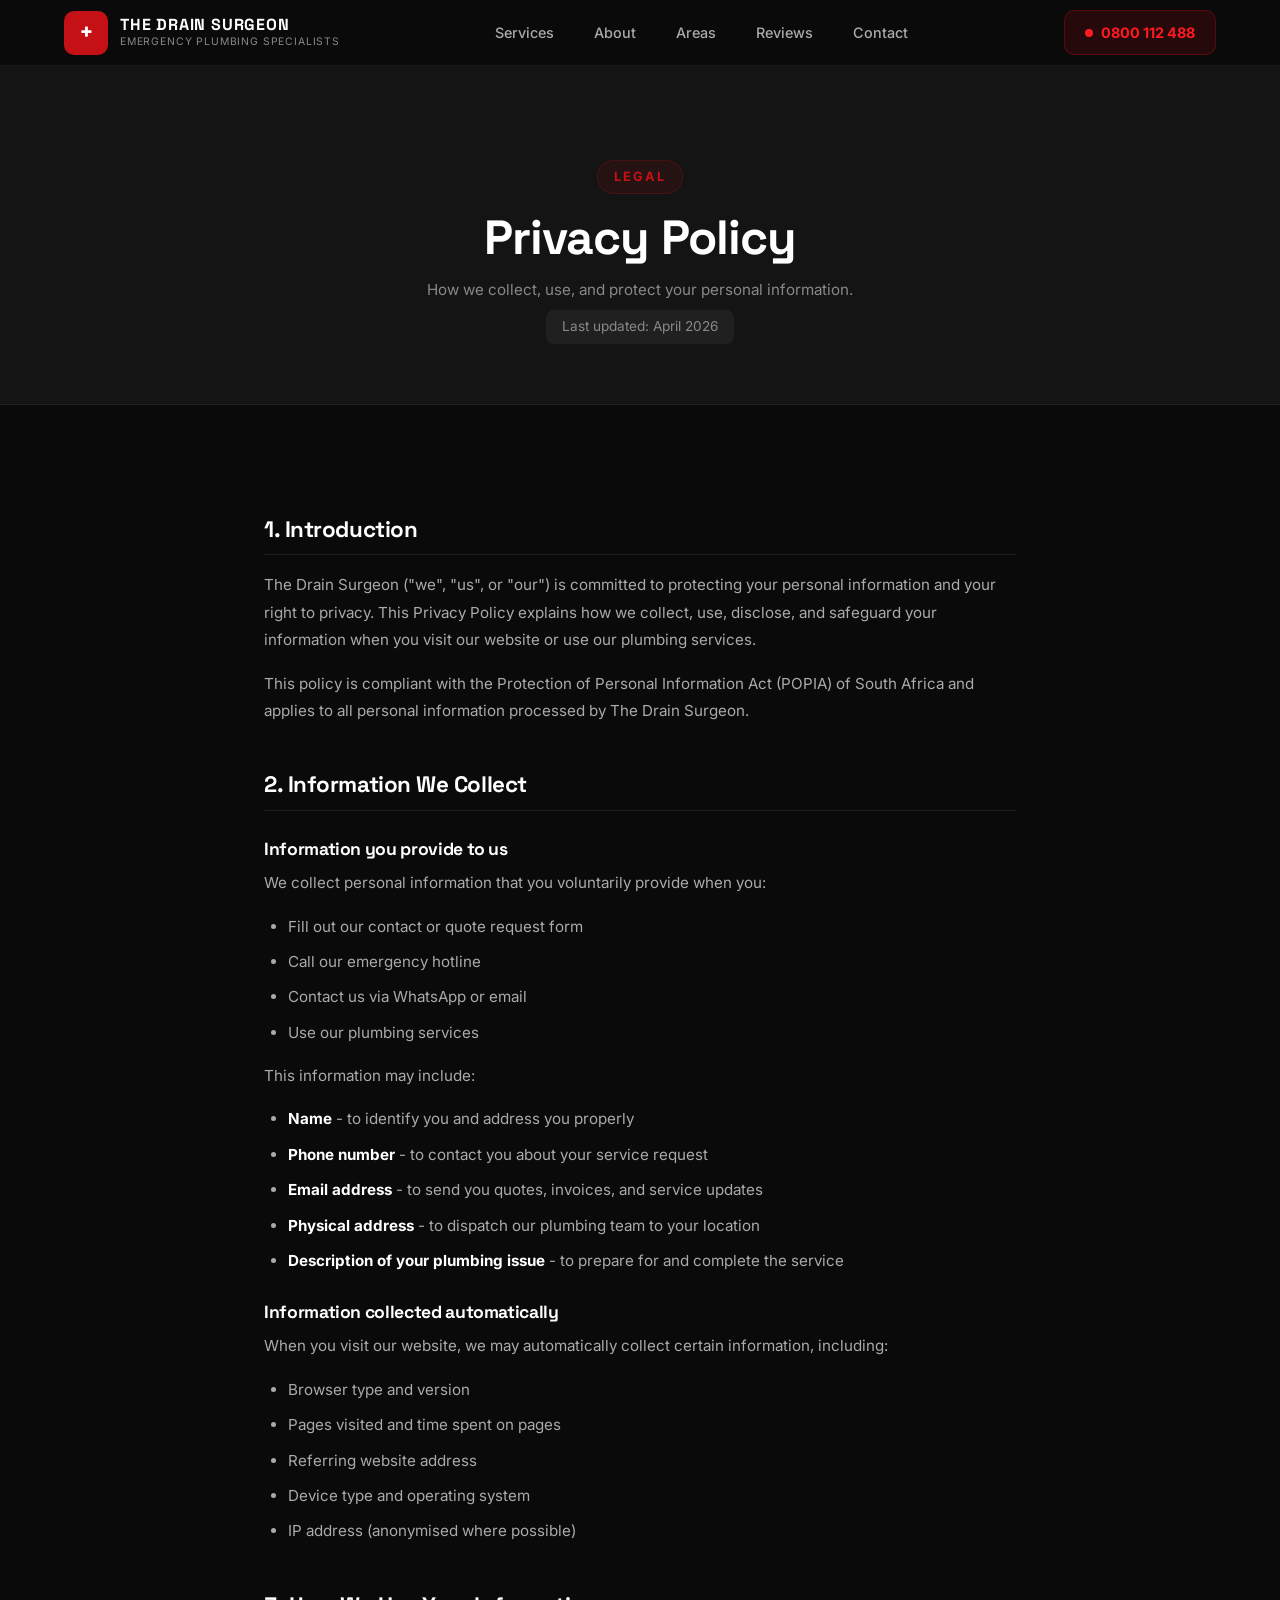
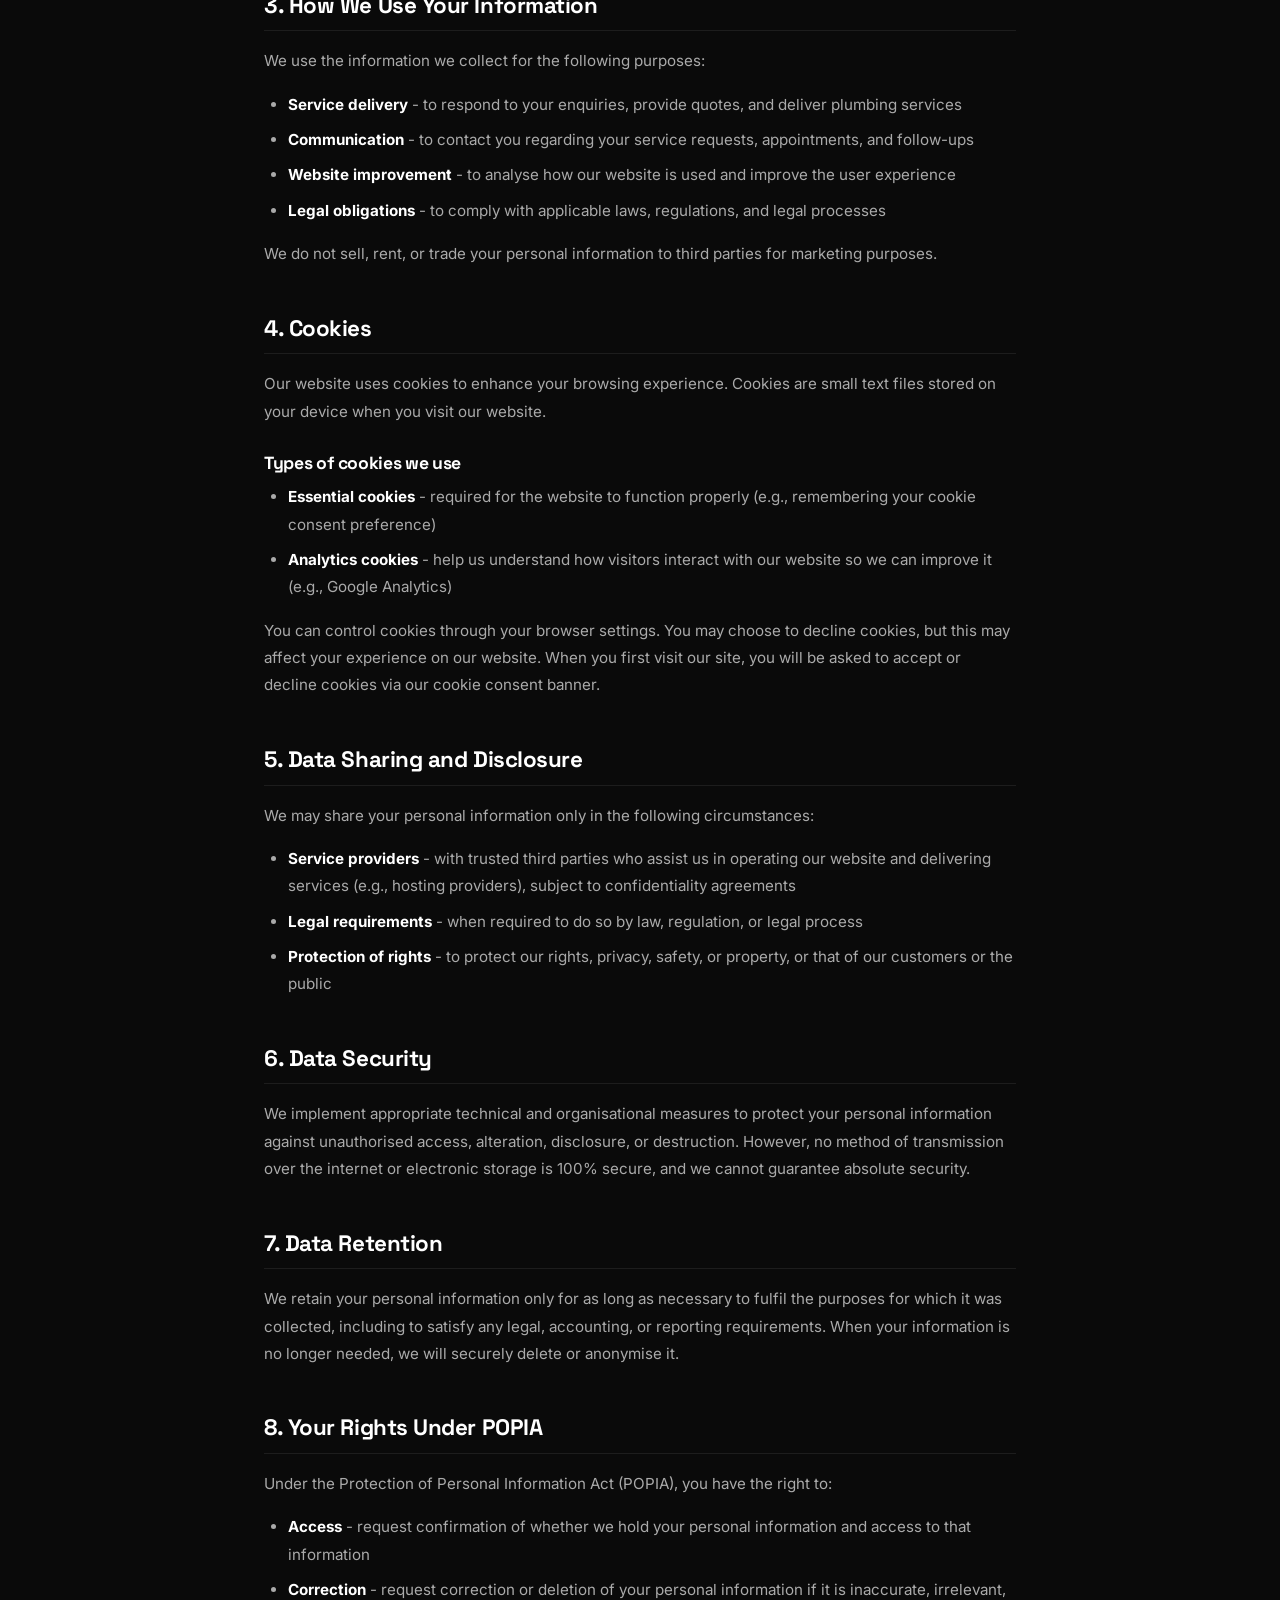
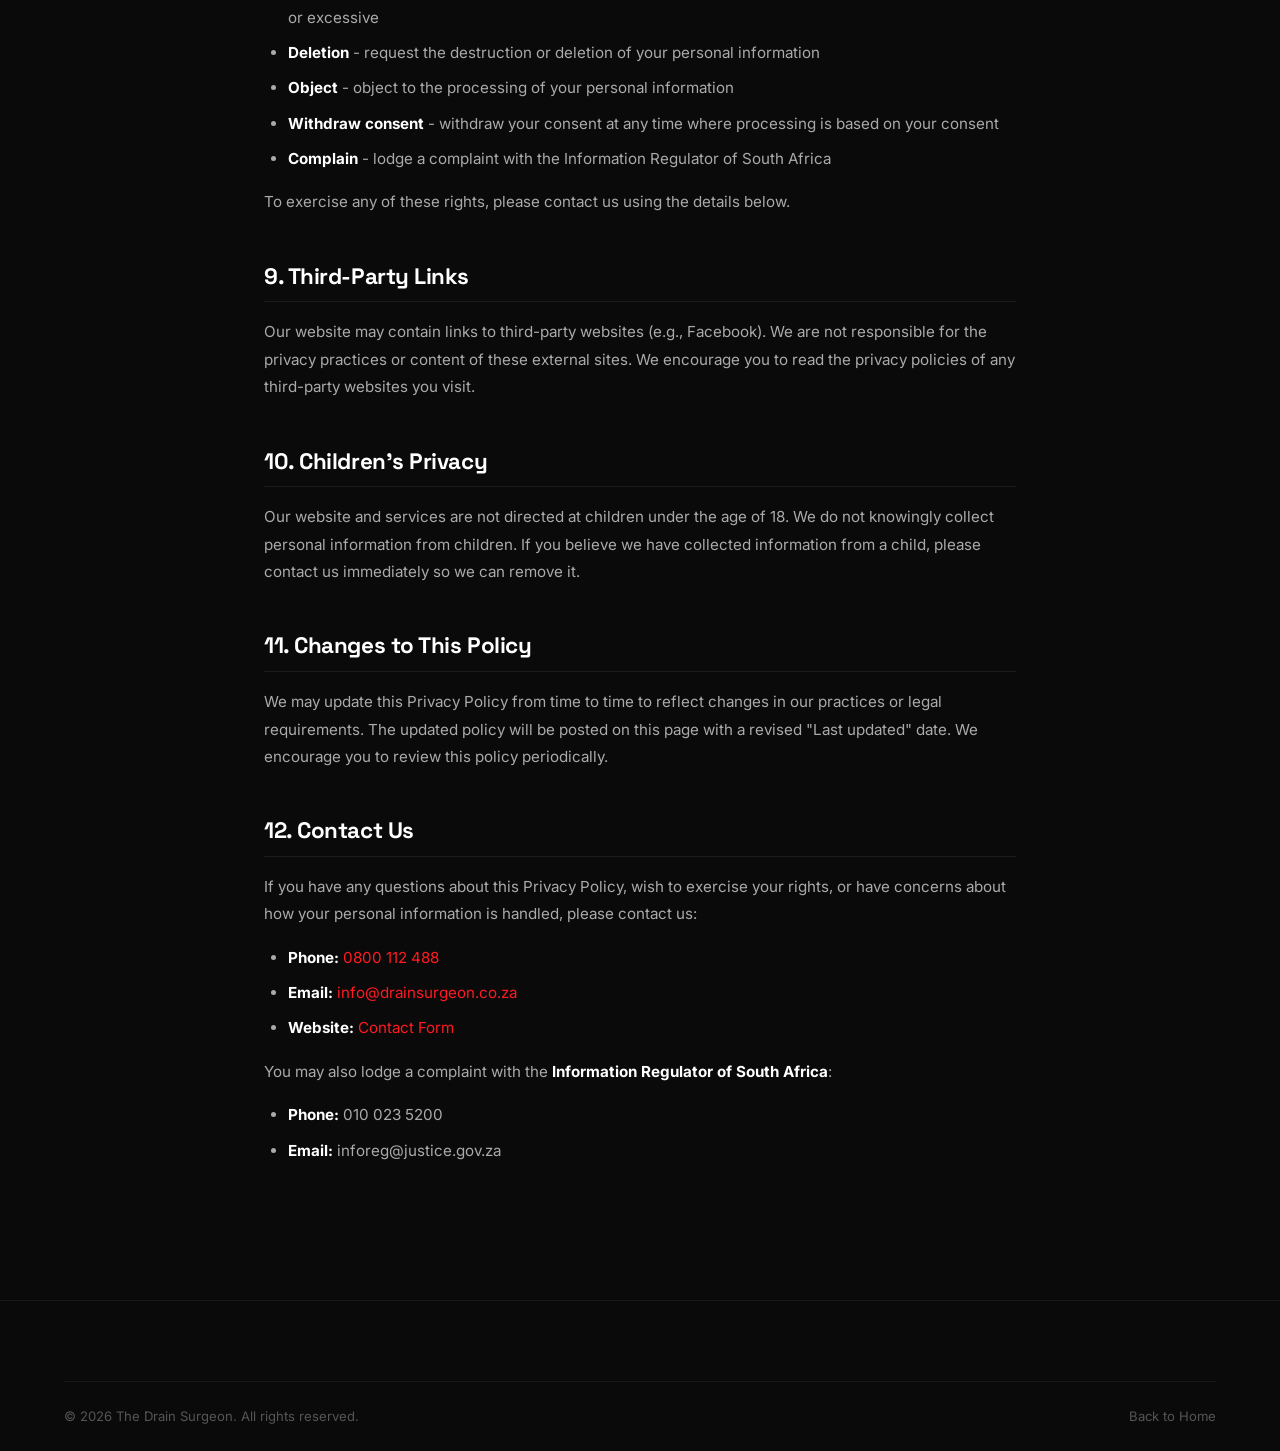
<file: privacy.html>
<!DOCTYPE html>
<html lang="en">
<head>
    <meta charset="UTF-8">
    <meta name="viewport" content="width=device-width, initial-scale=1.0">
    <title>Privacy Policy | The Drain Surgeon</title>
    <meta name="description" content="Privacy Policy for The Drain Surgeon - how we collect, use, and protect your personal information.">
    <link rel="stylesheet" href="styles.css">
    <link rel="preconnect" href="https://fonts.googleapis.com">
    <link rel="preconnect" href="https://fonts.gstatic.com" crossorigin>
    <link href="https://fonts.googleapis.com/css2?family=Inter:wght@400;500;600;700;800;900&family=Space+Grotesk:wght@700&display=swap" rel="stylesheet">
    <style>
        .policy-hero {
            padding: 160px 0 60px;
            text-align: center;
            background: var(--dark-2);
            border-bottom: 1px solid rgba(255,255,255,0.06);
        }
        .policy-hero h1 {
            font-size: clamp(2rem, 4vw, 3rem);
            margin-bottom: 12px;
        }
        .policy-hero p {
            color: var(--gray-400);
            font-size: 0.95rem;
        }
        .policy-content {
            max-width: 800px;
            margin: 0 auto;
            padding: 64px 24px 120px;
        }
        .policy-content h2 {
            font-size: 1.4rem;
            margin-top: 48px;
            margin-bottom: 16px;
            padding-bottom: 12px;
            border-bottom: 1px solid rgba(255,255,255,0.08);
        }
        .policy-content h3 {
            font-size: 1.1rem;
            margin-top: 28px;
            margin-bottom: 10px;
        }
        .policy-content p {
            color: var(--gray-300);
            font-size: 0.95rem;
            line-height: 1.8;
            margin-bottom: 16px;
        }
        .policy-content ul {
            color: var(--gray-300);
            font-size: 0.95rem;
            line-height: 1.8;
            margin-bottom: 16px;
            padding-left: 24px;
        }
        .policy-content li {
            margin-bottom: 8px;
        }
        .policy-content a {
            color: var(--red-light);
        }
        .policy-content a:hover {
            color: var(--white);
        }
        .policy-content strong {
            color: var(--white);
        }
        .policy-date {
            display: inline-block;
            padding: 6px 16px;
            background: rgba(255,255,255,0.05);
            border-radius: 8px;
            font-size: 0.85rem;
            color: var(--gray-400);
            margin-top: 8px;
        }
    </style>
</head>
<body>
    <!-- Navigation -->
    <nav class="navbar scrolled" id="navbar">
        <div class="container nav-container">
            <a href="index.html" class="logo">
                <span class="logo-icon">+</span>
                <div class="logo-text">
                    <span class="logo-name">THE DRAIN SURGEON</span>
                    <span class="logo-tagline">Emergency Plumbing Specialists</span>
                </div>
            </a>
            <ul class="nav-links" id="navLinks">
                <li><a href="index.html#services">Services</a></li>
                <li><a href="index.html#about">About</a></li>
                <li><a href="index.html#areas">Areas</a></li>
                <li><a href="index.html#testimonials">Reviews</a></li>
                <li><a href="index.html#contact">Contact</a></li>
            </ul>
            <a href="tel:0800112488" class="nav-cta">
                <span class="pulse-dot"></span>
                0800 112 488
            </a>
            <button class="mobile-toggle" id="mobileToggle" aria-label="Toggle menu">
                <span></span>
                <span></span>
                <span></span>
            </button>
        </div>
    </nav>

    <!-- Hero -->
    <section class="policy-hero">
        <div class="container">
            <span class="section-label">Legal</span>
            <h1>Privacy Policy</h1>
            <p>How we collect, use, and protect your personal information.</p>
            <span class="policy-date">Last updated: April 2026</span>
        </div>
    </section>

    <!-- Policy Content -->
    <div class="policy-content">

        <h2>1. Introduction</h2>
        <p>The Drain Surgeon ("we", "us", or "our") is committed to protecting your personal information and your right to privacy. This Privacy Policy explains how we collect, use, disclose, and safeguard your information when you visit our website or use our plumbing services.</p>
        <p>This policy is compliant with the Protection of Personal Information Act (POPIA) of South Africa and applies to all personal information processed by The Drain Surgeon.</p>

        <h2>2. Information We Collect</h2>
        <h3>Information you provide to us</h3>
        <p>We collect personal information that you voluntarily provide when you:</p>
        <ul>
            <li>Fill out our contact or quote request form</li>
            <li>Call our emergency hotline</li>
            <li>Contact us via WhatsApp or email</li>
            <li>Use our plumbing services</li>
        </ul>
        <p>This information may include:</p>
        <ul>
            <li><strong>Name</strong> - to identify you and address you properly</li>
            <li><strong>Phone number</strong> - to contact you about your service request</li>
            <li><strong>Email address</strong> - to send you quotes, invoices, and service updates</li>
            <li><strong>Physical address</strong> - to dispatch our plumbing team to your location</li>
            <li><strong>Description of your plumbing issue</strong> - to prepare for and complete the service</li>
        </ul>

        <h3>Information collected automatically</h3>
        <p>When you visit our website, we may automatically collect certain information, including:</p>
        <ul>
            <li>Browser type and version</li>
            <li>Pages visited and time spent on pages</li>
            <li>Referring website address</li>
            <li>Device type and operating system</li>
            <li>IP address (anonymised where possible)</li>
        </ul>

        <h2>3. How We Use Your Information</h2>
        <p>We use the information we collect for the following purposes:</p>
        <ul>
            <li><strong>Service delivery</strong> - to respond to your enquiries, provide quotes, and deliver plumbing services</li>
            <li><strong>Communication</strong> - to contact you regarding your service requests, appointments, and follow-ups</li>
            <li><strong>Website improvement</strong> - to analyse how our website is used and improve the user experience</li>
            <li><strong>Legal obligations</strong> - to comply with applicable laws, regulations, and legal processes</li>
        </ul>
        <p>We do not sell, rent, or trade your personal information to third parties for marketing purposes.</p>

        <h2>4. Cookies</h2>
        <p>Our website uses cookies to enhance your browsing experience. Cookies are small text files stored on your device when you visit our website.</p>
        <h3>Types of cookies we use</h3>
        <ul>
            <li><strong>Essential cookies</strong> - required for the website to function properly (e.g., remembering your cookie consent preference)</li>
            <li><strong>Analytics cookies</strong> - help us understand how visitors interact with our website so we can improve it (e.g., Google Analytics)</li>
        </ul>
        <p>You can control cookies through your browser settings. You may choose to decline cookies, but this may affect your experience on our website. When you first visit our site, you will be asked to accept or decline cookies via our cookie consent banner.</p>

        <h2>5. Data Sharing and Disclosure</h2>
        <p>We may share your personal information only in the following circumstances:</p>
        <ul>
            <li><strong>Service providers</strong> - with trusted third parties who assist us in operating our website and delivering services (e.g., hosting providers), subject to confidentiality agreements</li>
            <li><strong>Legal requirements</strong> - when required to do so by law, regulation, or legal process</li>
            <li><strong>Protection of rights</strong> - to protect our rights, privacy, safety, or property, or that of our customers or the public</li>
        </ul>

        <h2>6. Data Security</h2>
        <p>We implement appropriate technical and organisational measures to protect your personal information against unauthorised access, alteration, disclosure, or destruction. However, no method of transmission over the internet or electronic storage is 100% secure, and we cannot guarantee absolute security.</p>

        <h2>7. Data Retention</h2>
        <p>We retain your personal information only for as long as necessary to fulfil the purposes for which it was collected, including to satisfy any legal, accounting, or reporting requirements. When your information is no longer needed, we will securely delete or anonymise it.</p>

        <h2>8. Your Rights Under POPIA</h2>
        <p>Under the Protection of Personal Information Act (POPIA), you have the right to:</p>
        <ul>
            <li><strong>Access</strong> - request confirmation of whether we hold your personal information and access to that information</li>
            <li><strong>Correction</strong> - request correction or deletion of your personal information if it is inaccurate, irrelevant, or excessive</li>
            <li><strong>Deletion</strong> - request the destruction or deletion of your personal information</li>
            <li><strong>Object</strong> - object to the processing of your personal information</li>
            <li><strong>Withdraw consent</strong> - withdraw your consent at any time where processing is based on your consent</li>
            <li><strong>Complain</strong> - lodge a complaint with the Information Regulator of South Africa</li>
        </ul>
        <p>To exercise any of these rights, please contact us using the details below.</p>

        <h2>9. Third-Party Links</h2>
        <p>Our website may contain links to third-party websites (e.g., Facebook). We are not responsible for the privacy practices or content of these external sites. We encourage you to read the privacy policies of any third-party websites you visit.</p>

        <h2>10. Children's Privacy</h2>
        <p>Our website and services are not directed at children under the age of 18. We do not knowingly collect personal information from children. If you believe we have collected information from a child, please contact us immediately so we can remove it.</p>

        <h2>11. Changes to This Policy</h2>
        <p>We may update this Privacy Policy from time to time to reflect changes in our practices or legal requirements. The updated policy will be posted on this page with a revised "Last updated" date. We encourage you to review this policy periodically.</p>

        <h2>12. Contact Us</h2>
        <p>If you have any questions about this Privacy Policy, wish to exercise your rights, or have concerns about how your personal information is handled, please contact us:</p>
        <ul>
            <li><strong>Phone:</strong> <a href="tel:0800112488">0800 112 488</a></li>
            <li><strong>Email:</strong> <a href="mailto:info@drainsurgeon.co.za">info@drainsurgeon.co.za</a></li>
            <li><strong>Website:</strong> <a href="index.html#contact">Contact Form</a></li>
        </ul>
        <p>You may also lodge a complaint with the <strong>Information Regulator of South Africa</strong>:</p>
        <ul>
            <li><strong>Phone:</strong> 010 023 5200</li>
            <li><strong>Email:</strong> inforeg@justice.gov.za</li>
        </ul>

    </div>

    <!-- Footer -->
    <footer class="footer">
        <div class="container">
            <div class="footer-bottom">
                <p>&copy; 2026 The Drain Surgeon. All rights reserved.</p>
                <p><a href="index.html">Back to Home</a></p>
            </div>
        </div>
    </footer>

    <script>
        // Mobile menu toggle
        const mobileToggle = document.getElementById('mobileToggle');
        const navLinks = document.getElementById('navLinks');
        mobileToggle.addEventListener('click', () => {
            mobileToggle.classList.toggle('active');
            navLinks.classList.toggle('active');
            document.body.style.overflow = navLinks.classList.contains('active') ? 'hidden' : '';
        });
        navLinks.querySelectorAll('a').forEach(link => {
            link.addEventListener('click', () => {
                mobileToggle.classList.remove('active');
                navLinks.classList.remove('active');
                document.body.style.overflow = '';
            });
        });
    </script>
</body>
</html>
</file>
<file: styles.css>
/* ============================================
   THE DRAIN SURGEON - Website Styles
   ============================================ */

/* --- Reset & Base --- */
*, *::before, *::after {
    margin: 0;
    padding: 0;
    box-sizing: border-box;
}

:root {
    --red: #c51015;
    --red-dark: #a00d11;
    --red-light: #ff1a20;
    --dark: #0a0a0a;
    --dark-2: #141414;
    --dark-3: #1a1a1a;
    --gray-900: #1f1f1f;
    --gray-800: #2a2a2a;
    --gray-700: #333;
    --gray-600: #555;
    --gray-400: #888;
    --gray-300: #aaa;
    --gray-200: #d0d0d0;
    --gray-100: #eee;
    --white: #ffffff;
    --font-main: 'Inter', -apple-system, BlinkMacSystemFont, sans-serif;
    --font-display: 'Space Grotesk', 'Inter', sans-serif;
    --radius: 12px;
    --radius-lg: 20px;
    --radius-xl: 28px;
    --shadow: 0 4px 24px rgba(0,0,0,0.12);
    --shadow-lg: 0 12px 48px rgba(0,0,0,0.2);
    --transition: 0.3s cubic-bezier(0.4, 0, 0.2, 1);
}

html {
    scroll-behavior: smooth;
    -webkit-font-smoothing: antialiased;
    -moz-osx-font-smoothing: grayscale;
}

body {
    font-family: var(--font-main);
    background: var(--dark);
    color: var(--gray-200);
    line-height: 1.6;
    overflow-x: hidden;
}

.container {
    max-width: 1200px;
    margin: 0 auto;
    padding: 0 24px;
}

a {
    color: inherit;
    text-decoration: none;
    transition: color var(--transition);
}

img {
    max-width: 100%;
    display: block;
}

/* --- Typography --- */
h1, h2, h3, h4 {
    font-family: var(--font-display);
    color: var(--white);
    line-height: 1.15;
    letter-spacing: -0.02em;
}

h1 { font-size: clamp(2.5rem, 6vw, 4.5rem); font-weight: 900; }
h2 { font-size: clamp(2rem, 4vw, 3rem); font-weight: 700; }
h3 { font-size: 1.25rem; font-weight: 700; }

.section-header {
    text-align: center;
    max-width: 640px;
    margin: 0 auto 64px;
}

.section-header p {
    margin-top: 16px;
    color: var(--gray-400);
    font-size: 1.05rem;
}

.section-label {
    display: inline-block;
    font-size: 0.8rem;
    font-weight: 700;
    text-transform: uppercase;
    letter-spacing: 0.15em;
    color: var(--red);
    margin-bottom: 16px;
    background: rgba(197, 16, 21, 0.1);
    padding: 6px 16px;
    border-radius: 100px;
    border: 1px solid rgba(197, 16, 21, 0.2);
}

.text-gradient {
    background: linear-gradient(135deg, var(--red-light), #ff6b6b);
    -webkit-background-clip: text;
    -webkit-text-fill-color: transparent;
    background-clip: text;
}

/* --- Buttons --- */
.btn {
    display: inline-flex;
    align-items: center;
    gap: 10px;
    font-family: var(--font-main);
    font-weight: 600;
    font-size: 0.95rem;
    padding: 14px 28px;
    border-radius: var(--radius);
    border: none;
    cursor: pointer;
    transition: all var(--transition);
    white-space: nowrap;
}

.btn-primary {
    background: var(--red);
    color: var(--white);
    box-shadow: 0 4px 20px rgba(197, 16, 21, 0.35);
}
.btn-primary:hover {
    background: var(--red-light);
    box-shadow: 0 6px 28px rgba(197, 16, 21, 0.5);
    transform: translateY(-2px);
}

.btn-outline {
    background: transparent;
    color: var(--white);
    border: 2px solid rgba(255,255,255,0.2);
}
.btn-outline:hover {
    border-color: var(--white);
    background: rgba(255,255,255,0.05);
    transform: translateY(-2px);
}

.btn-white {
    background: var(--white);
    color: var(--red);
    font-weight: 700;
    box-shadow: 0 4px 20px rgba(0,0,0,0.2);
}
.btn-white:hover {
    transform: translateY(-2px);
    box-shadow: 0 8px 32px rgba(0,0,0,0.3);
}

.btn-lg {
    padding: 18px 36px;
    font-size: 1.05rem;
    border-radius: 14px;
}

.btn-full {
    width: 100%;
    justify-content: center;
}

/* --- Navbar --- */
.navbar {
    position: fixed;
    top: 0;
    left: 0;
    right: 0;
    z-index: 1000;
    padding: 16px 0;
    transition: all var(--transition);
}

.navbar.scrolled {
    background: rgba(10, 10, 10, 0.92);
    backdrop-filter: blur(20px);
    -webkit-backdrop-filter: blur(20px);
    border-bottom: 1px solid rgba(255,255,255,0.06);
    padding: 10px 0;
}

.nav-container {
    display: flex;
    align-items: center;
    justify-content: space-between;
}

.logo {
    display: flex;
    align-items: center;
    gap: 12px;
}

.logo-icon {
    display: flex;
    align-items: center;
    justify-content: center;
    width: 44px;
    height: 44px;
    background: var(--red);
    color: var(--white);
    font-size: 1.5rem;
    font-weight: 900;
    border-radius: 10px;
    font-family: var(--font-display);
}

.logo-text {
    display: flex;
    flex-direction: column;
}

.logo-name {
    font-family: var(--font-display);
    font-size: 1rem;
    font-weight: 700;
    color: var(--white);
    letter-spacing: 0.05em;
    line-height: 1.2;
}

.logo-tagline {
    font-size: 0.65rem;
    color: var(--gray-400);
    letter-spacing: 0.08em;
    text-transform: uppercase;
}

.nav-links {
    display: flex;
    list-style: none;
    gap: 8px;
}

.nav-links a {
    padding: 8px 16px;
    font-size: 0.9rem;
    font-weight: 500;
    color: var(--gray-300);
    border-radius: 8px;
    transition: all var(--transition);
}

.nav-links a:hover {
    color: var(--white);
    background: rgba(255,255,255,0.06);
}

.nav-cta {
    display: flex;
    align-items: center;
    gap: 8px;
    padding: 10px 20px;
    background: rgba(197, 16, 21, 0.15);
    border: 1px solid rgba(197, 16, 21, 0.3);
    border-radius: 10px;
    color: var(--red-light);
    font-weight: 700;
    font-size: 0.9rem;
    transition: all var(--transition);
}

.nav-cta:hover {
    background: var(--red);
    color: var(--white);
    border-color: var(--red);
}

.pulse-dot {
    width: 8px;
    height: 8px;
    background: var(--red-light);
    border-radius: 50%;
    animation: pulse 2s infinite;
}

@keyframes pulse {
    0%, 100% { opacity: 1; transform: scale(1); }
    50% { opacity: 0.5; transform: scale(1.5); }
}

.mobile-toggle {
    display: none;
    flex-direction: column;
    gap: 5px;
    background: none;
    border: none;
    cursor: pointer;
    padding: 8px;
}

.mobile-toggle span {
    width: 24px;
    height: 2px;
    background: var(--white);
    border-radius: 2px;
    transition: all var(--transition);
}

/* --- Hero --- */
.hero {
    position: relative;
    min-height: 100vh;
    display: flex;
    align-items: center;
    padding: 140px 0 100px;
    overflow: hidden;
}

.hero-bg-image {
    position: absolute;
    inset: 0;
    background-size: cover;
    background-position: center;
    background-repeat: no-repeat;
    opacity: 0.2;
    filter: brightness(0.6);
}

.hero-bg-pattern {
    position: absolute;
    inset: 0;
    background:
        radial-gradient(ellipse 80% 60% at 50% 0%, rgba(197, 16, 21, 0.15), transparent 70%),
        radial-gradient(circle at 20% 80%, rgba(197, 16, 21, 0.05), transparent 50%),
        radial-gradient(circle at 80% 20%, rgba(197, 16, 21, 0.08), transparent 50%);
}

.hero-bg-pattern::before {
    content: '';
    position: absolute;
    inset: 0;
    background-image:
        linear-gradient(rgba(255,255,255,0.02) 1px, transparent 1px),
        linear-gradient(90deg, rgba(255,255,255,0.02) 1px, transparent 1px);
    background-size: 60px 60px;
    mask-image: radial-gradient(ellipse 70% 50% at 50% 30%, black, transparent);
    -webkit-mask-image: radial-gradient(ellipse 70% 50% at 50% 30%, black, transparent);
}

.hero-content {
    position: relative;
    text-align: center;
    max-width: 900px;
    margin: 0 auto;
}

.hero-badge {
    display: inline-flex;
    align-items: center;
    gap: 8px;
    padding: 8px 20px;
    background: rgba(197, 16, 21, 0.12);
    border: 1px solid rgba(197, 16, 21, 0.25);
    border-radius: 100px;
    color: var(--red-light);
    font-size: 0.85rem;
    font-weight: 600;
    margin-bottom: 32px;
    animation: fadeInUp 0.8s ease;
}

.hero-badge::before {
    content: '';
    width: 8px;
    height: 8px;
    background: var(--red-light);
    border-radius: 50%;
    animation: pulse 2s infinite;
}

.hero h1 {
    margin-bottom: 24px;
    animation: fadeInUp 0.8s ease 0.1s both;
}

.hero-subtitle {
    font-size: 1.2rem;
    color: var(--gray-400);
    max-width: 600px;
    margin: 0 auto 40px;
    animation: fadeInUp 0.8s ease 0.2s both;
}

.hero-actions {
    display: flex;
    gap: 16px;
    justify-content: center;
    flex-wrap: wrap;
    animation: fadeInUp 0.8s ease 0.3s both;
}

.hero-stats {
    display: flex;
    align-items: center;
    justify-content: center;
    gap: 40px;
    margin-top: 72px;
    padding-top: 40px;
    border-top: 1px solid rgba(255,255,255,0.08);
    animation: fadeInUp 0.8s ease 0.5s both;
}

.stat {
    text-align: center;
}

.stat-number {
    display: block;
    font-family: var(--font-display);
    font-size: 2.2rem;
    font-weight: 700;
    color: var(--white);
    line-height: 1;
}

.stat-suffix {
    font-family: var(--font-display);
    font-size: 1.5rem;
    font-weight: 700;
    color: var(--red);
}

.stat-label {
    display: block;
    font-size: 0.8rem;
    color: var(--gray-400);
    margin-top: 6px;
    text-transform: uppercase;
    letter-spacing: 0.06em;
}

.stat-divider {
    width: 1px;
    height: 40px;
    background: rgba(255,255,255,0.1);
}

.hero-scroll-indicator {
    position: absolute;
    bottom: 40px;
    left: 50%;
    transform: translateX(-50%);
    display: flex;
    flex-direction: column;
    align-items: center;
    gap: 8px;
    color: var(--gray-600);
    font-size: 0.75rem;
    letter-spacing: 0.1em;
    text-transform: uppercase;
    animation: fadeInUp 0.8s ease 0.7s both;
}

.scroll-arrow {
    width: 20px;
    height: 30px;
    border: 2px solid var(--gray-600);
    border-radius: 12px;
    position: relative;
}

.scroll-arrow::before {
    content: '';
    position: absolute;
    top: 6px;
    left: 50%;
    transform: translateX(-50%);
    width: 3px;
    height: 8px;
    background: var(--gray-400);
    border-radius: 2px;
    animation: scrollBounce 2s infinite;
}

@keyframes scrollBounce {
    0%, 100% { transform: translateX(-50%) translateY(0); opacity: 1; }
    50% { transform: translateX(-50%) translateY(6px); opacity: 0.3; }
}

@keyframes fadeInUp {
    from { opacity: 0; transform: translateY(24px); }
    to { opacity: 1; transform: translateY(0); }
}

/* --- Marquee Banner --- */
.marquee-banner {
    background: var(--red);
    padding: 14px 0;
    overflow: hidden;
    position: relative;
}

.marquee-track {
    display: flex;
    gap: 32px;
    animation: marquee 30s linear infinite;
    width: max-content;
}

.marquee-track span {
    color: var(--white);
    font-weight: 700;
    font-size: 0.85rem;
    text-transform: uppercase;
    letter-spacing: 0.1em;
    white-space: nowrap;
}

.marquee-dot {
    width: 6px !important;
    height: 6px;
    background: rgba(255,255,255,0.4);
    border-radius: 50%;
    display: inline-block;
    align-self: center;
}

@keyframes marquee {
    0% { transform: translateX(0); }
    100% { transform: translateX(-50%); }
}

/* --- Services --- */
.services {
    padding: 120px 0;
    background: var(--dark);
}

.services-grid {
    display: grid;
    grid-template-columns: repeat(3, 1fr);
    gap: 24px;
}

.service-card {
    background: var(--dark-2);
    border: 1px solid rgba(255,255,255,0.06);
    border-radius: var(--radius-lg);
    padding: 40px 32px;
    transition: all 0.4s cubic-bezier(0.4, 0, 0.2, 1);
    position: relative;
    overflow: hidden;
}

.service-card::before {
    content: '';
    position: absolute;
    top: 0;
    left: 0;
    right: 0;
    height: 3px;
    background: linear-gradient(90deg, var(--red), var(--red-light));
    transform: scaleX(0);
    transform-origin: left;
    transition: transform 0.4s cubic-bezier(0.4, 0, 0.2, 1);
}

.service-card:hover {
    border-color: rgba(197, 16, 21, 0.3);
    transform: translateY(-4px);
    box-shadow: 0 12px 40px rgba(0,0,0,0.3), 0 0 0 1px rgba(197, 16, 21, 0.1);
}

.service-card:hover::before {
    transform: scaleX(1);
}

.service-icon {
    width: 56px;
    height: 56px;
    color: var(--red);
    margin-bottom: 24px;
}

.service-card h3 {
    margin-bottom: 12px;
}

.service-card p {
    color: var(--gray-400);
    font-size: 0.92rem;
    line-height: 1.7;
    margin-bottom: 20px;
}

.service-tag {
    display: inline-block;
    padding: 4px 12px;
    background: rgba(197, 16, 21, 0.1);
    color: var(--red-light);
    font-size: 0.75rem;
    font-weight: 600;
    border-radius: 6px;
    text-transform: uppercase;
    letter-spacing: 0.05em;
}

/* --- About --- */
.about {
    padding: 120px 0;
    background: var(--dark-2);
}

.about-grid {
    display: grid;
    grid-template-columns: 1fr 1fr;
    gap: 80px;
    align-items: center;
}

.about-visual {
    position: relative;
}

.about-image-card {
    background: var(--dark-3);
    border: 1px solid rgba(255,255,255,0.06);
    border-radius: var(--radius-xl);
    padding: 60px;
    display: flex;
    align-items: center;
    justify-content: center;
    min-height: 420px;
    position: relative;
    overflow: hidden;
}

.about-image-card::before {
    content: '';
    position: absolute;
    inset: 0;
    background: radial-gradient(circle at 30% 40%, rgba(197, 16, 21, 0.1), transparent 60%);
    z-index: 1;
    border-radius: var(--radius-xl);
}

.about-photo {
    width: 100%;
    height: 100%;
    object-fit: cover;
    border-radius: var(--radius-xl);
    position: absolute;
    inset: 0;
}

.about-badge-card {
    position: absolute;
    bottom: 24px;
    right: 24px;
    background: var(--red);
    color: var(--white);
    padding: 20px 28px;
    border-radius: var(--radius);
    text-align: center;
    box-shadow: 0 8px 32px rgba(197, 16, 21, 0.4);
}

.badge-number {
    display: block;
    font-family: var(--font-display);
    font-size: 2.5rem;
    font-weight: 700;
    line-height: 1;
}

.badge-text {
    font-size: 0.8rem;
    opacity: 0.9;
    line-height: 1.3;
}

.about-content .section-label {
    display: inline-block;
}

.about-content h2 {
    margin-bottom: 24px;
}

.about-lead {
    font-size: 1.05rem;
    color: var(--gray-300);
    margin-bottom: 36px;
    line-height: 1.8;
}

.about-features {
    display: flex;
    flex-direction: column;
    gap: 24px;
}

.about-feature {
    display: flex;
    gap: 16px;
    align-items: flex-start;
}

.feature-check {
    flex-shrink: 0;
    width: 36px;
    height: 36px;
    display: flex;
    align-items: center;
    justify-content: center;
    background: rgba(197, 16, 21, 0.12);
    border-radius: 10px;
    color: var(--red-light);
    margin-top: 2px;
}

.about-feature strong {
    display: block;
    color: var(--white);
    margin-bottom: 4px;
    font-size: 1rem;
}

.about-feature p {
    color: var(--gray-400);
    font-size: 0.9rem;
    line-height: 1.6;
}

/* --- Emergency Banner --- */
.emergency-banner {
    background: var(--red);
    padding: 72px 0;
    position: relative;
    overflow: hidden;
}

.emergency-banner::before {
    content: '';
    position: absolute;
    inset: 0;
    background:
        radial-gradient(circle at 10% 50%, rgba(255,255,255,0.1), transparent 40%),
        radial-gradient(circle at 90% 50%, rgba(0,0,0,0.15), transparent 40%);
}

.emergency-content {
    position: relative;
    display: flex;
    align-items: center;
    gap: 40px;
}

.emergency-pulse {
    flex-shrink: 0;
    width: 60px;
    height: 60px;
    border-radius: 50%;
    background: rgba(255,255,255,0.2);
    position: relative;
}

.emergency-pulse::before {
    content: '';
    position: absolute;
    inset: 15px;
    background: var(--white);
    border-radius: 50%;
    animation: pulse 1.5s infinite;
}

.emergency-pulse::after {
    content: '';
    position: absolute;
    inset: 0;
    border-radius: 50%;
    border: 2px solid rgba(255,255,255,0.3);
    animation: pulseRing 1.5s infinite;
}

@keyframes pulseRing {
    0% { transform: scale(1); opacity: 1; }
    100% { transform: scale(1.5); opacity: 0; }
}

.emergency-content h2 {
    margin-bottom: 8px;
    font-size: 2rem;
}

.emergency-content p {
    color: rgba(255,255,255,0.85);
    max-width: 500px;
}

.emergency-content .btn {
    margin-left: auto;
    flex-shrink: 0;
}

/* --- Areas --- */
.areas {
    padding: 120px 0;
    background: var(--dark);
}

.areas-grid {
    display: grid;
    grid-template-columns: repeat(4, 1fr);
    gap: 24px;
}

.area-card {
    background: var(--dark-2);
    border: 1px solid rgba(255,255,255,0.06);
    border-radius: var(--radius-lg);
    transition: all 0.4s ease;
    position: relative;
    overflow: hidden;
}

.area-card:hover {
    border-color: rgba(197, 16, 21, 0.3);
    transform: translateY(-4px);
}

.area-number {
    font-family: var(--font-display);
    font-size: 3rem;
    font-weight: 700;
    color: rgba(197, 16, 21, 0.15);
    line-height: 1;
    margin-bottom: 16px;
}

.area-card h3 {
    margin-bottom: 12px;
    font-size: 1.3rem;
}

.area-card p {
    color: var(--gray-400);
    font-size: 0.88rem;
    line-height: 1.7;
}

.area-line {
    position: absolute;
    bottom: 0;
    left: 0;
    right: 0;
    height: 3px;
    background: linear-gradient(90deg, var(--red), transparent);
    transform: scaleX(0);
    transform-origin: left;
    transition: transform 0.4s ease;
}

.area-card:hover .area-line {
    transform: scaleX(1);
}

/* --- Process --- */
.process {
    padding: 120px 0;
    background: var(--dark-2);
}

.process-steps {
    display: flex;
    align-items: center;
    justify-content: center;
    gap: 0;
    max-width: 900px;
    margin: 0 auto;
}

.process-step {
    display: flex;
    flex-direction: column;
    align-items: center;
    text-align: center;
    flex: 1;
}

.step-number {
    width: 64px;
    height: 64px;
    display: flex;
    align-items: center;
    justify-content: center;
    background: var(--red);
    color: var(--white);
    font-family: var(--font-display);
    font-size: 1.5rem;
    font-weight: 700;
    border-radius: 50%;
    margin-bottom: 24px;
    box-shadow: 0 4px 20px rgba(197, 16, 21, 0.35);
}

.step-content h3 {
    margin-bottom: 8px;
}

.step-content p {
    color: var(--gray-400);
    font-size: 0.9rem;
    line-height: 1.7;
    max-width: 240px;
}

.process-connector {
    width: 80px;
    height: 2px;
    background: linear-gradient(90deg, var(--red), rgba(197, 16, 21, 0.2));
    margin-bottom: 80px;
    flex-shrink: 0;
}

/* --- Testimonials --- */
.testimonials {
    padding: 120px 0;
    background: var(--dark);
}

.testimonials-grid {
    display: grid;
    grid-template-columns: repeat(3, 1fr);
    gap: 24px;
}

.testimonial-card {
    background: var(--dark-2);
    border: 1px solid rgba(255,255,255,0.06);
    border-radius: var(--radius-lg);
    padding: 36px;
    transition: all 0.4s ease;
}

.testimonial-card:hover {
    border-color: rgba(255,255,255,0.12);
    transform: translateY(-4px);
}

.testimonial-stars {
    display: flex;
    gap: 3px;
    color: #fbbf24;
    margin-bottom: 20px;
}

.testimonial-card > p {
    color: var(--gray-300);
    font-size: 0.95rem;
    line-height: 1.8;
    margin-bottom: 24px;
    font-style: italic;
}

.testimonial-author {
    display: flex;
    align-items: center;
    gap: 14px;
}

.author-avatar {
    width: 44px;
    height: 44px;
    background: linear-gradient(135deg, var(--red), var(--red-dark));
    color: var(--white);
    border-radius: 12px;
    display: flex;
    align-items: center;
    justify-content: center;
    font-weight: 700;
    font-size: 0.85rem;
}

.testimonial-author strong {
    display: block;
    color: var(--white);
    font-size: 0.9rem;
}

.testimonial-author span {
    color: var(--gray-400);
    font-size: 0.8rem;
}

/* --- Contact --- */
.contact {
    padding: 120px 0;
    background: var(--dark-2);
}

.contact-grid {
    display: grid;
    grid-template-columns: 1fr 1fr;
    gap: 80px;
    align-items: start;
}

.contact-info .section-label {
    display: inline-block;
}

.contact-info h2 {
    margin-bottom: 16px;
}

.contact-info > p {
    color: var(--gray-400);
    margin-bottom: 40px;
    line-height: 1.7;
}

.contact-details {
    display: flex;
    flex-direction: column;
    gap: 24px;
}

.contact-item {
    display: flex;
    align-items: center;
    gap: 16px;
}

.contact-icon {
    flex-shrink: 0;
    width: 48px;
    height: 48px;
    display: flex;
    align-items: center;
    justify-content: center;
    background: rgba(197, 16, 21, 0.1);
    border-radius: 12px;
    color: var(--red-light);
}

.contact-item strong {
    display: block;
    color: var(--white);
    font-size: 0.9rem;
    margin-bottom: 2px;
}

.contact-item a,
.contact-item span {
    color: var(--gray-400);
    font-size: 0.9rem;
}

.contact-item a:hover {
    color: var(--red-light);
}

.contact-form-wrapper {
    background: var(--dark-3);
    border: 1px solid rgba(255,255,255,0.06);
    border-radius: var(--radius-xl);
    padding: 44px;
}

.contact-form {
    display: flex;
    flex-direction: column;
    gap: 20px;
}

.form-row {
    display: grid;
    grid-template-columns: 1fr 1fr;
    gap: 20px;
}

.form-group {
    display: flex;
    flex-direction: column;
    gap: 8px;
}

.form-group label {
    font-size: 0.85rem;
    font-weight: 600;
    color: var(--gray-300);
}

.form-group input,
.form-group select,
.form-group textarea {
    padding: 14px 16px;
    background: var(--dark-2);
    border: 1px solid rgba(255,255,255,0.1);
    border-radius: 10px;
    color: var(--white);
    font-family: var(--font-main);
    font-size: 0.92rem;
    transition: all var(--transition);
    outline: none;
}

.form-group input::placeholder,
.form-group textarea::placeholder {
    color: var(--gray-600);
}

.form-group select {
    appearance: none;
    cursor: pointer;
    background-image: url("data:image/svg+xml,%3Csvg xmlns='http://www.w3.org/2000/svg' width='12' height='12' viewBox='0 0 24 24' fill='none' stroke='%23888' stroke-width='2' stroke-linecap='round' stroke-linejoin='round'%3E%3Cpolyline points='6 9 12 15 18 9'%3E%3C/polyline%3E%3C/svg%3E");
    background-repeat: no-repeat;
    background-position: right 16px center;
    padding-right: 40px;
}

.form-group select option {
    background: var(--dark-2);
    color: var(--white);
}

.form-group input:focus,
.form-group select:focus,
.form-group textarea:focus {
    border-color: var(--red);
    box-shadow: 0 0 0 3px rgba(197, 16, 21, 0.15);
}

.form-group textarea {
    resize: vertical;
    min-height: 100px;
}

/* --- Footer --- */
.footer {
    padding: 80px 0 0;
    background: var(--dark);
    border-top: 1px solid rgba(255,255,255,0.06);
}

.footer-grid {
    display: grid;
    grid-template-columns: 1.5fr 1fr 1fr 1fr;
    gap: 48px;
    padding-bottom: 48px;
}

.footer-brand p {
    color: var(--gray-400);
    font-size: 0.9rem;
    line-height: 1.7;
    margin-top: 20px;
    max-width: 300px;
}

.footer-social {
    display: flex;
    gap: 12px;
    margin-top: 20px;
}

.footer-social a {
    width: 40px;
    height: 40px;
    display: flex;
    align-items: center;
    justify-content: center;
    background: rgba(255,255,255,0.06);
    border-radius: 10px;
    color: var(--gray-400);
    transition: all var(--transition);
}

.footer-social a:hover {
    background: var(--red);
    color: var(--white);
}

.footer-links h4 {
    font-size: 0.9rem;
    font-weight: 700;
    margin-bottom: 20px;
    color: var(--white);
}

.footer-links ul {
    list-style: none;
    display: flex;
    flex-direction: column;
    gap: 12px;
}

.footer-links a {
    color: var(--gray-400);
    font-size: 0.88rem;
    transition: color var(--transition);
}

.footer-links a:hover {
    color: var(--white);
}

.footer-bottom {
    display: flex;
    justify-content: space-between;
    align-items: center;
    padding: 24px 0;
    border-top: 1px solid rgba(255,255,255,0.06);
    font-size: 0.82rem;
    color: var(--gray-600);
}

/* --- WhatsApp Float --- */
.whatsapp-float {
    position: fixed;
    bottom: 28px;
    right: 28px;
    width: 60px;
    height: 60px;
    background: #25D366;
    border-radius: 50%;
    display: flex;
    align-items: center;
    justify-content: center;
    color: var(--white);
    box-shadow: 0 4px 20px rgba(37, 211, 102, 0.4);
    z-index: 999;
    transition: all var(--transition);
}

.whatsapp-float:hover {
    transform: scale(1.1);
    box-shadow: 0 6px 28px rgba(37, 211, 102, 0.5);
}

/* --- Parallax Section --- */
.parallax-section {
    position: relative;
    min-height: 400px;
    display: flex;
    align-items: center;
    justify-content: center;
    background-size: cover;
    background-position: center;
    background-attachment: fixed;
    background-repeat: no-repeat;
}

.parallax-overlay {
    position: absolute;
    inset: 0;
    background: linear-gradient(135deg, rgba(10, 10, 10, 0.85), rgba(197, 16, 21, 0.3));
}

.parallax-content {
    position: relative;
    text-align: center;
    padding: 80px 24px;
}

.parallax-content h2 {
    font-size: clamp(2rem, 4vw, 3.2rem);
    margin-bottom: 16px;
}

.parallax-content p {
    color: var(--gray-200);
    font-size: 1.1rem;
    max-width: 560px;
    margin: 0 auto;
}

/* --- Area Card Images --- */
.area-card {
    overflow: hidden;
    padding: 0;
}

.area-card-image {
    height: 160px;
    background-size: cover;
    background-position: center;
    position: relative;
}

.area-card-image::after {
    content: '';
    position: absolute;
    inset: 0;
    background: linear-gradient(to bottom, transparent 30%, var(--dark-2) 100%);
}

.area-card-content {
    padding: 24px 28px 36px;
}

/* --- Gallery --- */
.gallery {
    padding: 120px 0;
    background: var(--dark-2);
}

.gallery-grid {
    display: grid;
    grid-template-columns: repeat(3, 1fr);
    grid-auto-rows: 260px;
    gap: 16px;
}

.gallery-item {
    position: relative;
    border-radius: var(--radius-lg);
    overflow: hidden;
    cursor: pointer;
}

.gallery-item-large {
    grid-row: span 2;
}

.gallery-item img {
    width: 100%;
    height: 100%;
    object-fit: cover;
    transition: transform 0.6s cubic-bezier(0.4, 0, 0.2, 1);
}

.gallery-item:hover img {
    transform: scale(1.08);
}

.gallery-overlay {
    position: absolute;
    inset: 0;
    background: linear-gradient(to top, rgba(0,0,0,0.7) 0%, transparent 60%);
    display: flex;
    align-items: flex-end;
    padding: 24px;
    opacity: 0;
    transition: opacity 0.4s ease;
}

.gallery-item:hover .gallery-overlay {
    opacity: 1;
}

.gallery-overlay span {
    color: var(--white);
    font-weight: 700;
    font-size: 1.05rem;
    letter-spacing: 0.02em;
}

/* --- Cookie Banner --- */
.cookie-banner {
    position: fixed;
    top: 0;
    left: 0;
    right: 0;
    z-index: 10000;
    background: var(--dark-2);
    border-bottom: 1px solid rgba(255,255,255,0.08);
    padding: 20px 24px;
    box-shadow: 0 4px 32px rgba(0,0,0,0.4);
    transform: translateY(-100%);
    transition: transform 0.5s cubic-bezier(0.4, 0, 0.2, 1);
}

.cookie-banner.visible {
    transform: translateY(0);
}

.cookie-content {
    max-width: 1200px;
    margin: 0 auto;
    display: flex;
    align-items: center;
    justify-content: space-between;
    gap: 32px;
}

.cookie-text {
    display: flex;
    align-items: flex-start;
    gap: 16px;
    flex: 1;
}

.cookie-text svg {
    flex-shrink: 0;
    color: var(--red-light);
    margin-top: 2px;
}

.cookie-text p {
    color: var(--gray-300);
    font-size: 0.88rem;
    line-height: 1.6;
    margin: 0;
}

.cookie-link {
    color: var(--red-light);
    text-decoration: underline;
}

.cookie-link:hover {
    color: var(--white);
}

.cookie-actions {
    display: flex;
    gap: 12px;
    flex-shrink: 0;
}

.btn-cookie {
    padding: 10px 24px;
    border-radius: 10px;
    font-family: var(--font-main);
    font-size: 0.88rem;
    font-weight: 600;
    cursor: pointer;
    border: none;
    transition: all var(--transition);
    white-space: nowrap;
}

.btn-cookie-accept {
    background: var(--red);
    color: var(--white);
}

.btn-cookie-accept:hover {
    background: var(--red-light);
    transform: translateY(-1px);
}

.btn-cookie-decline {
    background: transparent;
    color: var(--gray-300);
    border: 1px solid rgba(255,255,255,0.15);
}

.btn-cookie-decline:hover {
    border-color: var(--gray-300);
    color: var(--white);
}

@media (max-width: 768px) {
    .cookie-content {
        flex-direction: column;
        gap: 16px;
    }

    .cookie-actions {
        width: 100%;
    }

    .btn-cookie {
        flex: 1;
        text-align: center;
    }
}

/* --- Scroll Animations --- */
[data-aos] {
    opacity: 0;
    transform: translateY(32px);
    transition: all 0.6s cubic-bezier(0.4, 0, 0.2, 1);
}

[data-aos].aos-animate {
    opacity: 1;
    transform: translateY(0);
}

/* --- Responsive --- */
@media (max-width: 1024px) {
    .services-grid {
        grid-template-columns: repeat(2, 1fr);
    }

    .areas-grid {
        grid-template-columns: repeat(2, 1fr);
    }

    .about-grid {
        gap: 48px;
    }

    .footer-grid {
        grid-template-columns: 1fr 1fr;
        gap: 40px;
    }
}

@media (max-width: 768px) {
    .nav-links {
        display: none;
        position: fixed;
        top: 0;
        left: 0;
        right: 0;
        bottom: 0;
        background: rgba(10,10,10,0.98);
        flex-direction: column;
        align-items: center;
        justify-content: center;
        gap: 8px;
        z-index: 998;
    }

    .nav-links.active {
        display: flex;
    }

    .nav-links a {
        font-size: 1.3rem;
        padding: 16px 32px;
    }

    .nav-cta {
        display: none;
    }

    .mobile-toggle {
        display: flex;
        z-index: 999;
    }

    .mobile-toggle.active span:nth-child(1) {
        transform: rotate(45deg) translate(5px, 5px);
    }
    .mobile-toggle.active span:nth-child(2) {
        opacity: 0;
    }
    .mobile-toggle.active span:nth-child(3) {
        transform: rotate(-45deg) translate(5px, -5px);
    }

    .hero {
        padding: 120px 0 80px;
        min-height: auto;
    }

    .hero-stats {
        flex-wrap: wrap;
        gap: 24px;
    }

    .stat-divider {
        display: none;
    }

    .stat {
        min-width: 120px;
    }

    .services-grid,
    .testimonials-grid {
        grid-template-columns: 1fr;
    }

    .about-grid,
    .contact-grid {
        grid-template-columns: 1fr;
        gap: 48px;
    }

    .about-visual {
        order: -1;
    }

    .about-image-card {
        min-height: 300px;
    }

    .areas-grid {
        grid-template-columns: 1fr;
    }

    .gallery-grid {
        grid-template-columns: 1fr 1fr;
        grid-auto-rows: 200px;
    }

    .gallery-item-large {
        grid-row: span 1;
    }

    .parallax-section {
        background-attachment: scroll;
    }

    .emergency-content {
        flex-direction: column;
        text-align: center;
        gap: 24px;
    }

    .emergency-content .btn {
        margin-left: 0;
    }

    .process-steps {
        flex-direction: column;
        gap: 0;
    }

    .process-connector {
        width: 2px;
        height: 40px;
        margin-bottom: 0;
    }

    .form-row {
        grid-template-columns: 1fr;
    }

    .contact-form-wrapper {
        padding: 28px;
    }

    .footer-grid {
        grid-template-columns: 1fr;
        gap: 32px;
    }

    .footer-bottom {
        flex-direction: column;
        gap: 8px;
        text-align: center;
    }

    .hero-scroll-indicator {
        display: none;
    }
}

@media (max-width: 480px) {
    .container {
        padding: 0 16px;
    }

    h1 { font-size: 2rem; }
    h2 { font-size: 1.6rem; }

    .hero-actions .btn {
        width: 100%;
        justify-content: center;
    }

    .hero-actions {
        flex-direction: column;
    }
}
</file>
